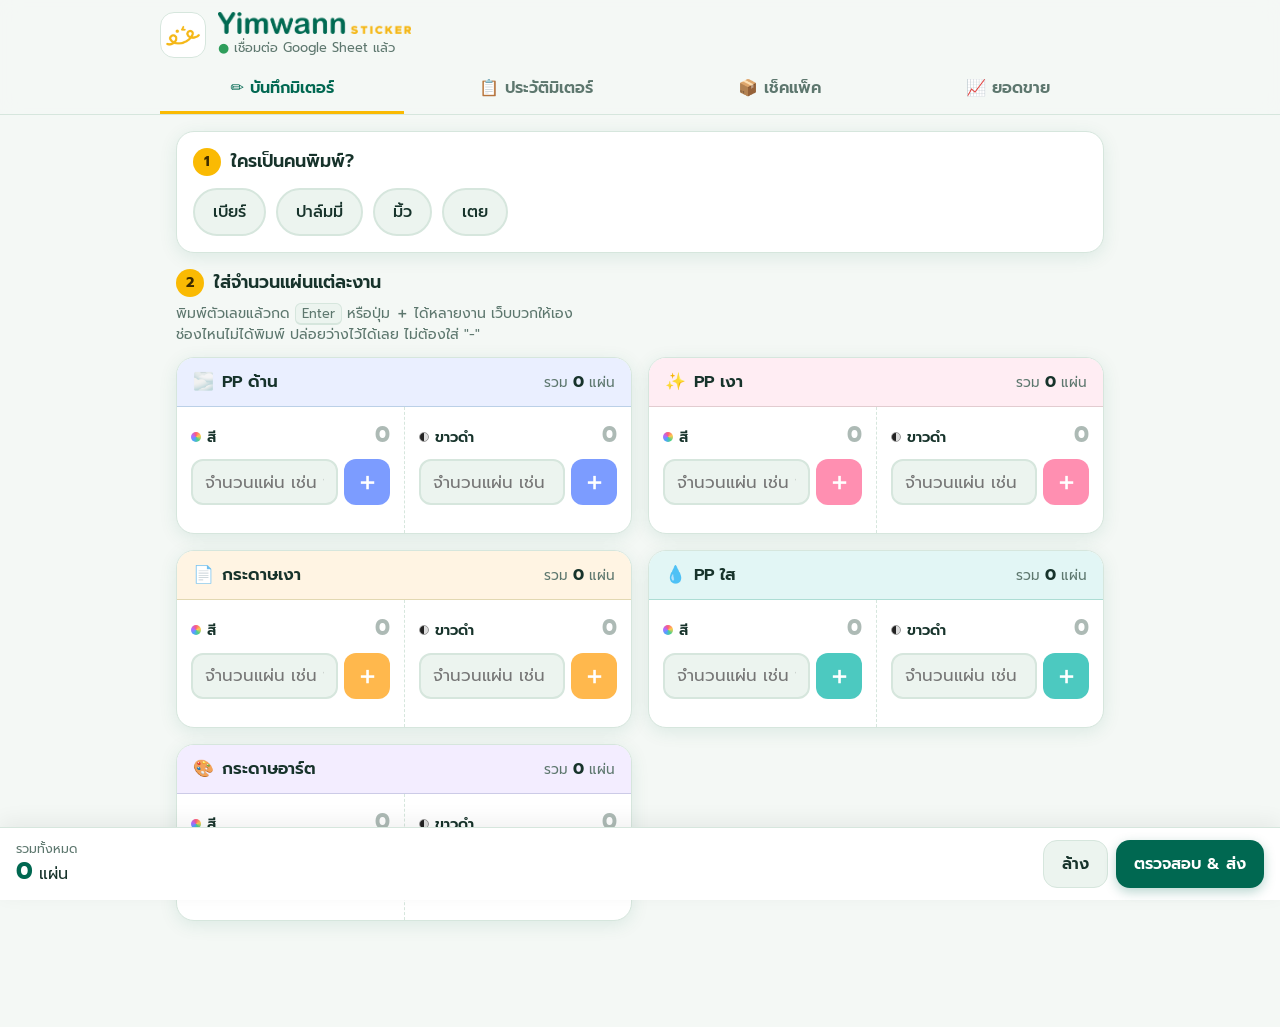
<file: index.html>
<!doctype html>
<html lang="th">
<head>
  <meta charset="utf-8" />
  <meta name="viewport" content="width=device-width, initial-scale=1, viewport-fit=cover" />
  <meta name="theme-color" content="#006851" />
  <title>บันทึกมิเตอร์การพิมพ์</title>
  <link rel="preconnect" href="https://fonts.googleapis.com" />
  <link rel="preconnect" href="https://fonts.gstatic.com" crossorigin />
  <link href="https://fonts.googleapis.com/css2?family=Prompt:wght@400;500;600;700&display=swap" rel="stylesheet" />
  <link rel="stylesheet" href="styles.css" />
  <link rel="icon" href="icons/app-icon-192.png" sizes="192x192" type="image/png" />
  <link rel="apple-touch-icon" href="icons/app-icon-180.png" />
  <link rel="manifest" href="manifest.webmanifest?v=2" />
  <meta name="apple-mobile-web-app-capable" content="yes" />
  <meta name="mobile-web-app-capable" content="yes" />
  <meta name="apple-mobile-web-app-title" content="มิเตอร์พิมพ์" />
  <meta name="apple-mobile-web-app-status-bar-style" content="default" />
</head>
<body>
  <header class="topbar">
    <div class="brand">
      <img class="brand-icon" src="icons/logo-mark.png" alt="Yimwann Sticker" width="46" height="46" />
      <div class="brand-text">
        <h1 class="brand-title"><picture><source srcset="icons/wordmark-dark.png" media="(prefers-color-scheme: dark)" /><img src="icons/wordmark.png" alt="Yimwann Sticker" width="193" height="22" /></picture></h1>
        <p class="sub" id="syncStatus">กำลังโหลด…</p>
      </div>
      <button class="install-btn" id="btnInstall" type="button" hidden>📲 ติดตั้งแอพ</button>
    </div>
    <nav class="tabs" role="tablist">
      <button class="tab active" data-view="record" role="tab"><span class="tab-ico" aria-hidden="true">✏️</span> บันทึกมิเตอร์</button>
      <button class="tab" data-view="history" role="tab"><span class="tab-ico" aria-hidden="true">📋</span> ประวัติมิเตอร์</button>
      <button class="tab" data-view="pack" role="tab"><span class="tab-ico" aria-hidden="true">📦</span> เช็คแพ็ค</button>
      <button class="tab" data-view="sales" role="tab"><span class="tab-ico" aria-hidden="true">📈</span> ยอดขาย</button>
    </nav>
  </header>

  <!-- ===== หน้าบันทึก ===== -->
  <main id="view-record" class="view">
    <div class="install-banner" id="installBanner" hidden>
      <img src="icons/app-icon-192.png" alt="" width="44" height="44" />
      <div class="install-banner-text">
        <b>ติดไว้บนหน้าจอมือถือ</b>
        <span>เปิดได้ทันทีจากไอคอน เหมือนแอพ</span>
      </div>
      <button class="btn small primary" id="bannerHow" type="button">ดูวิธี</button>
      <button class="banner-close" id="bannerClose" type="button" aria-label="ปิด">✕</button>
    </div>
    <section class="card step">
      <h2><span class="step-no">1</span> ใครเป็นคนพิมพ์?</h2>
      <div class="chips-select" id="employeeList"></div>
    </section>

    <section class="step">
      <div class="step-head">
        <h2><span class="step-no">2</span> ใส่จำนวนแผ่นแต่ละงาน</h2>
        <p class="hint">
          พิมพ์ตัวเลขแล้วกด <kbd>Enter</kbd> หรือปุ่ม <b>＋</b> ได้หลายงาน เว็บบวกให้เอง<br />
          ช่องไหนไม่ได้พิมพ์ ปล่อยว่างไว้ได้เลย ไม่ต้องใส่ "-"
        </p>
      </div>
      <div id="materialList" class="materials"></div>
    </section>
    <div class="footer-spacer"></div>
  </main>

  <!-- แถบล่าง: ยอดรวม + ปุ่มส่ง -->
  <footer class="bottombar" id="bottombar">
    <div class="total-box">
      <span class="total-label">รวมทั้งหมด</span>
      <span class="total-num"><b id="grandTotal">0</b> แผ่น</span>
    </div>
    <button class="btn ghost" id="btnClear" type="button">ล้าง</button>
    <button class="btn primary" id="btnSubmit" type="button">ตรวจสอบ &amp; ส่ง</button>
  </footer>

  <!-- ===== หน้าประวัติ ===== -->
  <main id="view-history" class="view" hidden>
    <section class="card filters">
      <label>
        <span>ตั้งแต่</span>
        <input type="date" id="fFrom" />
      </label>
      <label>
        <span>ถึง</span>
        <input type="date" id="fTo" />
      </label>
      <label>
        <span>พนักงาน</span>
        <select id="fEmp"></select>
      </label>
      <div class="quick">
        <button class="pill" data-range="today">วันนี้</button>
        <button class="pill" data-range="yesterday">เมื่อวาน</button>
        <button class="pill" data-range="week">7 วัน</button>
        <button class="pill" data-range="month">เดือนนี้</button>
      </div>
    </section>

    <section class="card">
      <div class="row-between">
        <h2>สรุปยอด</h2>
        <div class="actions">
          <button class="btn small ghost" id="btnRefresh" type="button">🔄 รีเฟรช</button>
          <button class="btn small ghost" id="btnExport" type="button">⬇️ CSV</button>
        </div>
      </div>
      <div id="summary"></div>
    </section>

    <section>
      <div class="row-between list-title">
        <h2>รายการที่บันทึก <span id="recCount" class="muted"></span></h2>
        <button class="btn small ghost" id="btnTrash" type="button">🗑️ ถังขยะ <span id="trashCount"></span></button>
      </div>
      <div id="recordList" class="records"></div>
    </section>

    <section id="trashSection" class="trash-section" hidden>
      <h2 class="list-title">🗑️ ถังขยะ</h2>
      <p class="hint">รายการที่ถูกลบจะมาอยู่ที่นี่ กด "กู้คืน" เพื่อเอากลับไปรวมยอดเหมือนเดิม</p>
      <div id="trashList" class="records"></div>
    </section>
  </main>


  <!-- ===== หน้าเช็คก่อนแพ็ค ===== -->
  <!-- ===== หน้ายอดขายรายเดือน ===== -->
  <main id="view-sales" class="view sales-view" hidden>
    <section class="card sales-now" id="salesNow">
      <p class="hint">กำลังโหลด…</p>
    </section>
    <section class="card">
      <div class="row-between">
        <h2>ยอดขายแต่ละเดือน</h2>
        <button class="btn small ghost" id="salesRefresh" type="button">🔄 รีเฟรช</button>
      </div>
      <div id="salesList" class="sales-list"></div>
    </section>
    <a class="card sales-dash-link" id="salesDashLink" href="dashboard.html" hidden>
      <span class="sales-dash-ico" aria-hidden="true">📊</span>
      <span class="sales-dash-text"><b>เปิดแดชบอร์ดเวอร์ชั่นเต็ม</b><small>กราฟ ยอดรายวัน สินค้าขายดี ออเดอร์ ยกเลิก/คืนเงิน ภูมิภาค</small></span>
      <span class="sales-dash-go" aria-hidden="true">↗</span>
    </a>
    <details class="card sales-admin line-admin" id="lineAdmin">
      <summary><b>💬 ออเดอร์ Line</b> <span class="muted">แอดมินกรอกทีละออเดอร์ตอนขายได้</span></summary>
      <form class="line-form" id="lineForm" autocomplete="off">
        <div class="line-grid">
          <label class="line-wide"><span>ชื่อลูกค้า</span><input id="lineCustomer" list="lineCustomers" required placeholder="ชื่อในไลน์" /></label>
          <div class="line-wide"><span class="line-label">งาน</span>
            <div class="line-seg" role="radiogroup">
              <label><input type="radio" name="lineJob" value="A5" required /><span>A5</span></label>
              <label><input type="radio" name="lineJob" value="A3" /><span>A3</span></label>
            </div>
          </div>
          <div class="line-wide"><span class="line-label">ประเภทสติกเกอร์</span>
            <div class="line-types" id="lineTypeChips" role="radiogroup"></div>
            <input id="lineType" list="lineTypes" placeholder="พิมพ์ประเภทอื่น" hidden />
          </div>
          <label><span>จำนวนแผ่น (ที่คิดเงิน)</span><input id="lineQty" type="number" inputmode="numeric" min="1" step="1" required /></label>
          <label><span>แถม (แผ่น)</span><input id="lineFree" type="number" inputmode="numeric" min="0" step="1" placeholder="0" /></label>
          <label><span>ราคาต่อหน่วย (บาท)</span><input id="lineUnit" type="number" inputmode="decimal" min="0" step="0.01" required /></label>
          <label><span>ค่าส่ง (ถ้ามี)</span><input id="lineShip" type="number" inputmode="decimal" min="0" step="0.01" placeholder="0" /></label>
          <p class="line-wide line-rate" id="lineRateNote"></p>
          <label class="line-wide"><span>วันที่</span><input id="lineDate" type="date" required /></label>
        </div>
        <datalist id="lineCustomers"></datalist>
        <datalist id="lineTypes"></datalist>
        <div class="line-sum" id="lineSum"></div>
        <div class="line-actions">
          <button class="btn ghost" id="lineCancel" type="button" hidden>ยกเลิกแก้ไข</button>
          <button class="btn primary" id="lineSave" type="submit">บันทึกออเดอร์</button>
        </div>
      </form>
      <div class="row-between line-head">
        <select id="lineMonth" aria-label="เดือน"></select>
        <button class="btn small ghost" id="lineExport" type="button">⬇️ Export Excel</button>
      </div>
      <div id="lineList"></div>
    </details>

    <details class="card sales-admin" id="salesAdmin">
      <summary><b>⚙️ อัปยอดขาย / ตั้งเป้า</b> <span class="muted">สำหรับแอดมิน</span></summary>
      <h3 class="sales-sub">อัปยอดวันนี้ (ก่อนกลับบ้าน)</h3>
      <p class="hint">Export คำสั่งซื้อของเดือนนี้ (วันที่ 1 ถึงวันนี้) แล้วเลือกไฟล์ทั้งสองพร้อมกัน
        <b>Shopee:</b> Order.all…xlsx · <b>TikTok:</b> ทั้งหมด คำสั่งซื้อ…csv
        ระบบรวมยอด Gross ไม่นับออเดอร์ที่ยกเลิก/ยังไม่ชำระ และแทนที่ยอดเดิมของช่องทางนั้น (ยอด Line มาจากออเดอร์ที่กรอกด้านบน)</p>
      <label class="btn ghost full file-btn">
        เลือกไฟล์ออเดอร์ (.xlsx / .csv)
        <input type="file" id="dailyFile" accept=".xlsx,.csv,text/csv,application/vnd.openxmlformats-officedocument.spreadsheetml.sheet" multiple hidden />
      </label>
      <div id="dailyPreview"></div>
      <button class="btn primary full" id="dailySend" type="button" disabled>ส่งยอดวันนี้</button>

      <h3 class="sales-sub">เทียบกับ Dashboard</h3>
      <p class="hint">หลังวันที่ 15 ของเดือนถัดไป เมื่อไฟล์สรุปของ Dashboard (<b>…_full_month.csv</b>) อยู่ในโฟลเดอร์ <b>sales-dashboard › data</b> ของ Google Drive
        ระบบจะดึงมาเทียบกับยอดรายวันให้เอง แล้วใช้ยอดของ Dashboard เป็นยอดจริงของเดือนนั้น</p>
      <div id="salesCompare"></div>
      <div class="sales-sync">
        <span id="salesSyncInfo" class="muted"></span>
        <button class="btn small ghost" id="salesSyncNow" type="button">⟳ ดึงจาก Drive ตอนนี้</button>
      </div>
      <h3 class="sales-sub">ตั้งเป้ายอดขาย</h3>
      <form class="sales-target" id="salesTargetForm" autocomplete="off">
        <label><span>เดือน</span><select id="salesTargetMonth"></select></label>
        <label><span>เป้า (บาท)</span><input id="salesTargetValue" inputmode="numeric" placeholder="เช่น 250000" /></label>
        <button class="btn primary" type="submit">บันทึกเป้า</button>
      </form>
    </details>
  </main>

  <main id="view-pack" class="view pack-view" hidden>
    <div class="pack-side">
    <section class="card">
      <h2>ใครเป็นคนแพ็ค?</h2>
      <div class="chips-select" id="packEmployeeList"></div>
    </section>

    <section class="card pack-scan">
      <button class="btn primary full big" id="packScanBtn" type="button">📷 สแกนใบปะ</button>
      <p class="hint center">เล็ง <b>QR code</b> บนใบปะให้อยู่ในกรอบ (สแกนง่ายกว่าบาร์โค้ดยาว)</p>
      <div id="packReader" class="pack-reader" hidden></div>
      <button class="btn ghost full" id="packStopBtn" type="button" hidden>ปิดกล้อง</button>
      <form class="pack-manual" id="packManual" autocomplete="off">
        <input id="packInput" inputmode="text" placeholder="หรือพิมพ์ / ยิงเลขพัสดุ" aria-label="เลขพัสดุ" />
        <button class="btn ghost" type="submit">ค้นหา</button>
      </form>
    </section>

    <section id="packResult"></section>

    <section class="card">
      <div class="row-between">
        <h2>ความคืบหน้า</h2>
        <button class="btn small ghost" id="packRefresh" type="button">🔄 รีเฟรช</button>
      </div>
      <div id="packProgress" class="pack-progress"></div>
    </section>

    <section class="card">
      <h2>🔎 ค้นหาว่าใครแพ็ค</h2>
      <form class="pack-manual" id="packFind" autocomplete="off">
        <input id="packFindInput" inputmode="text" placeholder="เลขคำสั่งซื้อ หรือ เลขพัสดุ" aria-label="เลขคำสั่งซื้อหรือเลขพัสดุ" />
        <button class="btn ghost" type="submit">ค้นหา</button>
      </form>
      <p class="hint">ใส่ทั้งเลข หรือบางส่วนก็ได้ (อย่างน้อย 4 ตัว) ค้นย้อนหลังได้ทุกวัน</p>
      <div id="packFindResult"></div>
    </section>

    </div>

    <details class="card pack-admin" id="packAdmin">
      <summary><b>📄 อัปโหลดใบปะ (PDF)</b> <span class="muted">สำหรับแอดมิน ทำก่อนเริ่มแพ็ค</span></summary>
      <p class="hint">ดาวน์โหลดใบปะจาก TikTok หรือ Shopee แบบ <b>มีรายละเอียดสินค้า</b> ชุดเดียวกับที่จะแพ็ค แล้วเลือกไฟล์ที่นี่
        (ใบปะที่จะพิมพ์ติดกล่อง ยังใช้แบบไม่มีรายละเอียดเหมือนเดิม)</p>
      <label class="btn ghost full file-btn">
        เลือกไฟล์ PDF
        <input type="file" id="packFile" accept="application/pdf,.pdf" hidden />
      </label>
      <div id="packPreview"></div>
    </details>
  </main>

  <!-- กล่องยืนยัน -->
  <dialog id="confirmDialog">
    <form method="dialog" class="dialog-body">
      <h2>ตรวจสอบก่อนส่ง 👀</h2>
      <p class="muted" id="confirmWho"></p>
      <div id="confirmTable"></div>
      <div class="dialog-actions">
        <button class="btn ghost" value="cancel">กลับไปแก้</button>
        <button class="btn primary" value="ok" id="btnConfirm">ยืนยัน ส่งเลย ✅</button>
      </div>
    </form>
  </dialog>

  <!-- วิธีติดตั้งบนหน้าจอหลัก -->
  <dialog id="installDialog">
    <div class="dialog-body install">
      <div class="row-between">
        <h2>📲 ติดตั้งบนหน้าจอมือถือ</h2>
        <button class="banner-close" id="installClose" type="button" aria-label="ปิด">✕</button>
      </div>

      <div class="inapp" id="inAppWarn" hidden>
        <b>ตอนนี้เปิดอยู่ในแอพ <span id="inAppName">LINE</span></b>
        <span>ติดตั้งจากในแอพนี้ไม่ได้ ต้องเปิดใน Safari (iPhone) หรือ Chrome (Android) ก่อน</span>
        <a class="btn small primary" id="openExternal" href="#">เปิดในเบราว์เซอร์</a>
        <span class="muted small-text">ถ้ากดแล้วไม่ไป ให้กดปุ่ม ••• หรือ ⋮ มุมขวาบน แล้วเลือก "เปิดในเบราว์เซอร์"</span>
      </div>

      <div class="seg" role="tablist">
        <button type="button" class="seg-btn" data-os="ios" role="tab">iPhone / iPad</button>
        <button type="button" class="seg-btn" data-os="android" role="tab">Android</button>
      </div>

      <ol class="howto" data-panel="ios">
        <li>
          <b>เปิดเว็บนี้ด้วย Safari</b>
          <span>(Chrome บน iPhone ก็ได้ ขั้นตอนคล้ายกัน)</span>
        </li>
        <li>
          <b>แตะปุ่มแชร์
            <svg class="ico" viewBox="0 0 24 24" aria-label="ปุ่มแชร์"><path d="M12 3v12M7.5 7.5 12 3l4.5 4.5" fill="none" stroke="currentColor" stroke-width="2" stroke-linecap="round" stroke-linejoin="round"/><path d="M8 10H6a1 1 0 0 0-1 1v9a1 1 0 0 0 1 1h12a1 1 0 0 0 1-1v-9a1 1 0 0 0-1-1h-2" fill="none" stroke="currentColor" stroke-width="2" stroke-linecap="round"/></svg>
          </b>
          <span>อยู่แถบล่างของจอ (iPad อยู่มุมขวาบน) ถ้าไม่เห็น ให้แตะ <b>•••</b> ก่อน</span>
        </li>
        <li>
          <b>เลือก "เพิ่มไปยังหน้าจอโฮม"
            <svg class="ico" viewBox="0 0 24 24" aria-label="ไอคอนเพิ่ม"><rect x="4" y="4" width="16" height="16" rx="4" fill="none" stroke="currentColor" stroke-width="2"/><path d="M12 8.5v7M8.5 12h7" stroke="currentColor" stroke-width="2" stroke-linecap="round"/></svg>
          </b>
          <span>ถ้าไม่เห็น ให้เลื่อนรายการลงมา หรือกด "แก้ไขการทำงาน" แล้วเพิ่มเข้าไป</span>
        </li>
        <li>
          <b>แตะ "เพิ่ม" มุมขวาบน</b>
          <span>จะได้ไอคอนสีชมพูชื่อ "มิเตอร์พิมพ์" บนหน้าจอ</span>
        </li>
      </ol>

      <div data-panel="android">
        <button class="btn primary full" id="nativeInstall" type="button" hidden>⬇️ ติดตั้งเลย</button>
        <p class="muted or-text" id="nativeOr" hidden>หรือทำเองตามขั้นตอนนี้</p>
        <ol class="howto">
          <li>
            <b>เปิดเว็บนี้ด้วย Chrome</b>
            <span>(Samsung Internet ก็ได้ ใช้เมนู ☰ แทน)</span>
          </li>
          <li>
            <b>แตะ <span class="kbd-dots">⋮</span> มุมขวาบน</b>
          </li>
          <li>
            <b>เลือก "เพิ่มลงในหน้าจอหลัก" หรือ "ติดตั้งแอป"</b>
          </li>
          <li>
            <b>แตะ "ติดตั้ง" หรือ "เพิ่ม"</b>
            <span>จะได้ไอคอนสีชมพูชื่อ "มิเตอร์พิมพ์" บนหน้าจอ</span>
          </li>
        </ol>
      </div>

      <p class="note-ok">ติดตั้งแล้ว ข้อมูลยังเป็นชุดเดียวกับในเว็บ ไม่ต้องตั้งค่าใหม่</p>
    </div>
  </dialog>

  <div id="toast" class="toast" role="status" aria-live="polite"></div>

  <script>
    // โหลด config.js / app.js ใหม่ทุกครั้ง กันเบราว์เซอร์จำไฟล์เก่าหลังแก้ตั้งค่า
    (function load(files) {
      if (!files.length) return;
      var s = document.createElement("script");
      s.src = files[0] + "?t=" + Date.now();
      s.onload = function () { load(files.slice(1)); };
      document.body.appendChild(s);
    })(["config.js", "app.js", "pack-parse.js", "pack.js", "daily-parse.js", "sales.js", "line.js", "stickers/index.js"]);
  </script>
</body>
</html>
</file>
<file: styles.css>
:root {
  /* Yimwann Sticker CI: เขียวมรกต #006851 (ธาตุไม้) + เหลืองส้ม #FABA03 (ธาตุไฟ) + ขาว */
  --brand-green: #006851;
  --brand-yellow: #faba03;
  --bg: #f4f8f5;
  --surface: #ffffff;
  --surface-2: #ecf4ef;
  --text: #17332b;
  --muted: #5d776e;
  --border: #d6e6dd;
  --primary: #006851;
  --primary-ink: #ffffff;
  --primary-soft: #dcefe6;
  --accent: #faba03;
  --accent-ink: #3d2c00;
  --accent-soft: #fff3cc;
  --ok: #2e9e5b;
  --danger: #e5484d;
  --shadow: 0 4px 18px rgba(0, 104, 81, 0.10);
  --primary-glow: rgba(0, 104, 81, 0.28);
  --radius: 18px;
}

@media (prefers-color-scheme: dark) {
  :root {
    --bg: #0e1b17;
    --surface: #152822;
    --surface-2: #1c332c;
    --text: #e8f2ee;
    --muted: #9ab5ab;
    --border: #2b443b;
    --primary: #3fbf94;
    --primary-ink: #04221a;
    --primary-soft: #1d4337;
    --accent: #faba03;
    --accent-ink: #2a1e00;
    --accent-soft: #3d3110;
    --ok: #4cc27c;
    --shadow: 0 4px 18px rgba(0, 0, 0, 0.35);
    --primary-glow: rgba(63, 191, 148, 0.25);
  }
}


* { box-sizing: border-box; }
html { -webkit-text-size-adjust: 100%; }
body {
  margin: 0;
  font-family: "Prompt", system-ui, -apple-system, "Segoe UI", sans-serif;
  background: var(--bg);
  color: var(--text);
  font-size: 16px;
  line-height: 1.5;
}
h1, h2, h3 { margin: 0; line-height: 1.3; }
h2 { font-size: 1.1rem; font-weight: 600; }
button, input, select { font: inherit; color: inherit; }
[hidden] { display: none !important; }
.muted { color: var(--muted); font-weight: 400; }

/* ---------- top bar ---------- */
.topbar {
  position: sticky; top: 0; z-index: 20;
  background: color-mix(in srgb, var(--bg) 88%, transparent);
  backdrop-filter: blur(10px);
  padding: 12px 16px 0;
  border-bottom: 1px solid var(--border);
}
.brand { display: flex; align-items: center; gap: 12px; max-width: 960px; margin: 0 auto; }
.brand-icon {
  font-size: 1.6rem; width: 46px; height: 46px; display: grid; place-items: center;
  background: var(--primary-soft); border-radius: 14px;
}
.brand h1 { font-size: 1.15rem; font-weight: 700; }
.sub { margin: 0; font-size: 0.8rem; color: var(--muted); }
.sub.ok::before { content: "● "; color: var(--ok); }
.sub.warn::before { content: "● "; color: #f5a524; }

.tabs { display: flex; gap: 4px; max-width: 960px; margin: 10px auto 0; }
.tab {
  flex: 1; border: 0; background: transparent; padding: 10px 8px 12px;
  font-weight: 600; color: var(--muted); cursor: pointer;
  border-bottom: 3px solid transparent;
}
.tab.active { color: var(--primary); border-bottom-color: var(--accent); }

/* ---------- layout ---------- */
.view { max-width: 960px; margin: 0 auto; padding: 16px; }
.card {
  background: var(--surface); border: 1px solid var(--border);
  border-radius: var(--radius); padding: 16px; box-shadow: var(--shadow);
  margin-bottom: 16px;
}
.step h2 { display: flex; align-items: center; gap: 10px; }
.step-no {
  width: 28px; height: 28px; border-radius: 50%; display: inline-grid; place-items: center;
  background: var(--accent); color: var(--accent-ink); font-size: 0.9rem; font-weight: 700; flex: none;
}
.step-head { margin: 4px 0 12px; }
.hint { margin: 6px 0 0; font-size: 0.88rem; color: var(--muted); }
kbd {
  background: var(--surface-2); border: 1px solid var(--border); border-bottom-width: 2px;
  border-radius: 6px; padding: 0 6px; font-family: inherit; font-size: 0.8rem;
}

/* ---------- employee chips ---------- */
.chips-select { display: flex; flex-wrap: wrap; gap: 10px; margin-top: 12px; }
.emp {
  border: 2px solid var(--border); background: var(--surface-2);
  padding: 10px 18px; border-radius: 999px; cursor: pointer; font-weight: 500;
  min-height: 48px; transition: transform .1s, background .15s, border-color .15s;
}
.emp:active { transform: scale(.96); }
.emp.selected { background: var(--primary); border-color: var(--primary); color: var(--primary-ink); }
.emp.selected::before { content: "✓ "; }
.chips-select.shake { animation: shake .35s; }
@keyframes shake {
  20%, 60% { transform: translateX(-6px); }
  40%, 80% { transform: translateX(6px); }
}

/* ---------- materials ---------- */
.materials { display: grid; gap: 16px; grid-template-columns: minmax(0, 1fr); }
@media (min-width: 760px) { .materials { grid-template-columns: repeat(2, minmax(0, 1fr)); } }
.material {
  background: var(--surface); border: 1px solid var(--border); border-radius: var(--radius);
  box-shadow: var(--shadow); overflow: hidden;
}
.material-head {
  display: flex; align-items: center; justify-content: space-between; gap: 8px;
  padding: 12px 16px;
  background: color-mix(in srgb, var(--mc) 16%, var(--surface));
  border-bottom: 1px solid color-mix(in srgb, var(--mc) 30%, var(--border));
}
.material-head h3 { font-size: 1.05rem; font-weight: 600; display: flex; gap: 8px; align-items: center; }
.material-sum { font-size: 0.85rem; color: var(--muted); }
.material-sum b { color: var(--text); font-size: 1rem; }
.variants { display: grid; grid-template-columns: minmax(0, 1fr); }
@media (min-width: 420px) { .variants { grid-template-columns: repeat(2, minmax(0, 1fr)); } }
.variant { padding: 12px 14px 14px; }
.variant + .variant { border-top: 1px dashed var(--border); }
@media (min-width: 420px) {
  .variant + .variant { border-top: 0; border-left: 1px dashed var(--border); }
}
.variant-label {
  display: flex; justify-content: space-between; align-items: baseline;
  font-weight: 600; font-size: 0.92rem; margin-bottom: 8px;
}
.dot { display: inline-block; width: 10px; height: 10px; border-radius: 50%; margin-right: 6px; }
.dot.color { background: conic-gradient(#ff5a7a, #ffc94d, #4cd18a, #4da3ff, #b36bff, #ff5a7a); }
.dot.bw { background: linear-gradient(90deg, #222 50%, #ddd 50%); border: 1px solid #999; }
.variant-total { font-size: 1.35rem; font-weight: 700; color: var(--mc); }
.variant-total.zero { color: var(--muted); opacity: .5; }

.entry { display: flex; gap: 6px; }
.entry input {
  flex: 1; min-width: 0; height: 46px; padding: 0 12px;
  border: 2px solid var(--border); border-radius: 12px; background: var(--surface-2);
  font-size: 1.05rem; outline: none;
}
.entry input:focus { border-color: var(--mc); background: var(--surface); }
.add-btn {
  width: 46px; height: 46px; flex: none; border: 0; border-radius: 12px; cursor: pointer;
  background: var(--mc); color: #fff; font-size: 1.5rem; font-weight: 600; line-height: 1;
}
.add-btn:active { transform: scale(.94); }

.nums { display: flex; flex-wrap: wrap; gap: 6px; margin-top: 8px; min-height: 0; }
.num {
  display: inline-flex; align-items: center; gap: 4px;
  background: color-mix(in srgb, var(--mc) 18%, var(--surface));
  border: 1px solid color-mix(in srgb, var(--mc) 35%, transparent);
  padding: 2px 4px 2px 10px; border-radius: 999px; font-weight: 600; font-size: 0.95rem;
  animation: pop .18s ease-out;
}
.num button {
  border: 0; background: transparent; cursor: pointer; color: var(--muted);
  width: 26px; height: 26px; border-radius: 50%; font-size: 1rem; line-height: 1;
}
.num button:hover { background: rgba(0,0,0,.08); color: var(--danger); }
@keyframes pop { from { transform: scale(.6); opacity: 0; } to { transform: scale(1); opacity: 1; } }
.formula { margin-top: 6px; font-size: 0.8rem; color: var(--muted); word-break: break-word; }

/* ---------- bottom bar ---------- */
.footer-spacer { height: 90px; }
.bottombar {
  position: fixed; left: 0; right: 0; bottom: 0; z-index: 30;
  display: flex; align-items: center; gap: 8px;
  padding: 12px 16px calc(12px + env(safe-area-inset-bottom));
  background: var(--surface); border-top: 1px solid var(--border);
  box-shadow: 0 -6px 20px rgba(0,0,0,.06);
}
.bottombar > * { flex: none; }
.total-box { flex: 1; display: flex; flex-direction: column; line-height: 1.2; min-width: 0; }
.total-label { font-size: 0.78rem; color: var(--muted); }
.total-num b { font-size: 1.5rem; color: var(--primary); }

.btn {
  border: 0; border-radius: 14px; padding: 0 18px; height: 48px; cursor: pointer;
  font-weight: 600; white-space: nowrap;
}
.btn.primary { background: var(--primary); color: var(--primary-ink); box-shadow: 0 4px 12px var(--primary-glow); }
.btn.primary:disabled { opacity: .5; box-shadow: none; cursor: default; }
.btn.ghost { background: var(--surface-2); border: 1px solid var(--border); }
.btn.small { height: 38px; padding: 0 12px; font-size: 0.88rem; border-radius: 10px; }
.btn.danger { background: transparent; color: var(--danger); border: 1px solid var(--border); }

/* ---------- dialog ---------- */
dialog {
  border: 0; padding: 0; border-radius: 22px; width: min(480px, calc(100vw - 32px));
  background: var(--surface); color: var(--text); box-shadow: 0 20px 60px rgba(0,0,0,.25);
}
dialog::backdrop { background: rgba(10, 30, 24, .45); backdrop-filter: blur(2px); }
.dialog-body { padding: 20px; }
.dialog-body h2 { font-size: 1.25rem; }
.dialog-actions { display: flex; gap: 8px; margin-top: 16px; }
.dialog-actions .btn { flex: 1; }

/* ---------- tables ---------- */
.sum-table { width: 100%; border-collapse: collapse; margin-top: 12px; font-size: 0.95rem; }
.sum-table th, .sum-table td { padding: 8px 6px; border-bottom: 1px solid var(--border); text-align: right; }
.sum-table th:first-child, .sum-table td:first-child { text-align: left; }
.sum-table thead th { white-space: nowrap; font-size: 0.8rem; color: var(--muted); font-weight: 500; }
.sum-table tfoot td { font-weight: 700; border-bottom: 0; }
.sum-table td.zero { color: var(--muted); opacity: .45; }
.sum-table .detail { display: block; font-size: 0.75rem; color: var(--muted); font-weight: 400; }

/* ---------- history ---------- */
.filters { display: grid; grid-template-columns: 1fr 1fr; gap: 10px; }
@media (min-width: 640px) { .filters { grid-template-columns: 1fr 1fr 1fr; } }
.filters label { display: flex; flex-direction: column; gap: 4px; font-size: 0.82rem; color: var(--muted); }
.filters input, .filters select {
  height: 44px; border: 1px solid var(--border); border-radius: 12px; padding: 0 10px;
  background: var(--surface-2); width: 100%;
}
.quick { grid-column: 1 / -1; display: flex; flex-wrap: wrap; gap: 8px; }
.pill {
  border: 1px solid var(--border); background: var(--surface-2); border-radius: 999px;
  padding: 6px 14px; cursor: pointer; font-size: 0.88rem;
}
.pill.active { background: var(--primary-soft); border-color: var(--primary); color: var(--primary); font-weight: 600; }
.row-between { display: flex; justify-content: space-between; align-items: center; gap: 8px; flex-wrap: wrap; }
.actions { display: flex; gap: 6px; }
.list-title { margin: 8px 4px 12px; }
.records { display: grid; gap: 12px; }
.record {
  background: var(--surface); border: 1px solid var(--border); border-radius: var(--radius);
  padding: 14px 16px; box-shadow: var(--shadow);
}
.record-head { display: flex; justify-content: space-between; align-items: center; gap: 8px; }
.record-who { font-weight: 600; }
.record-time { font-size: 0.82rem; color: var(--muted); }
.record-total { font-weight: 700; color: var(--primary); white-space: nowrap; }
.record-items { display: flex; flex-wrap: wrap; gap: 6px; margin-top: 10px; }
.tag {
  font-size: 0.82rem; padding: 3px 10px; border-radius: 999px;
  background: color-mix(in srgb, var(--mc) 16%, var(--surface));
  border: 1px solid color-mix(in srgb, var(--mc) 30%, transparent);
}
.tag b { margin-left: 2px; }
.record-foot { display: flex; justify-content: space-between; align-items: center; margin-top: 10px; gap: 8px; }
.badge { font-size: 0.75rem; padding: 2px 8px; border-radius: 999px; background: var(--surface-2); color: var(--muted); }
.badge.pending { background: #fff1d6; color: #9a6400; }
.empty { text-align: center; color: var(--muted); padding: 36px 16px; }
.empty .big { font-size: 2.4rem; display: block; }

/* ---------- toast ---------- */
.toast {
  position: fixed; left: 50%; bottom: 100px; transform: translate(-50%, 20px);
  background: #17332b; color: #fff; padding: 12px 18px; border-radius: 14px;
  opacity: 0; pointer-events: none; transition: .25s; z-index: 50; max-width: calc(100vw - 32px);
  text-align: center;
}
.toast.show { opacity: 1; transform: translate(-50%, 0); }

/* ---------- trash ---------- */
#btnTrash.active { background: var(--primary-soft); border-color: var(--primary); color: var(--primary); }
.trash-section { margin-top: 24px; padding-top: 8px; border-top: 2px dashed var(--border); }
.record.trashed { opacity: .85; background: var(--surface-2); box-shadow: none; }
.record.trashed .record-total { color: var(--muted); text-decoration: line-through; }
.toast.has-action { white-space: nowrap; pointer-events: auto; display: flex; align-items: center; gap: 12px; }
.toast button {
  border: 0; background: var(--primary); color: var(--primary-ink); font-weight: 600;
  border-radius: 10px; padding: 6px 12px; cursor: pointer; white-space: nowrap;
}

/* ---------- install ---------- */
.brand-text { flex: 1; min-width: 0; }
.install-btn {
  flex: none; border: 1px solid var(--primary); background: var(--primary-soft); color: var(--primary);
  border-radius: 999px; padding: 6px 10px; font-weight: 600; font-size: 0.8rem; cursor: pointer; white-space: nowrap;
}
.install-banner {
  display: flex; align-items: center; gap: 12px; margin-bottom: 16px;
  background: var(--surface); border: 1px solid var(--primary); border-radius: var(--radius);
  padding: 12px 12px 12px 14px; box-shadow: var(--shadow);
}
.install-banner img { border-radius: 12px; flex: none; }
.install-banner-text { flex: 1; min-width: 0; display: flex; flex-direction: column; line-height: 1.35; }
.install-banner-text span { font-size: 0.82rem; color: var(--muted); }
.banner-close {
  flex: none; border: 0; background: transparent; color: var(--muted); cursor: pointer;
  width: 34px; height: 34px; border-radius: 50%; font-size: 1rem;
}
.banner-close:hover { background: var(--surface-2); }
.dialog-body.install { display: grid; gap: 14px; max-height: 85vh; overflow-y: auto; }
.seg { display: grid; grid-template-columns: 1fr 1fr; background: var(--surface-2); border-radius: 12px; padding: 4px; gap: 4px; }
.seg-btn { border: 0; background: transparent; border-radius: 9px; padding: 8px; font-weight: 600; color: var(--muted); cursor: pointer; }
.seg-btn.active { background: var(--surface); color: var(--primary); box-shadow: 0 1px 4px rgba(0,0,0,.08); }
.howto { margin: 0; padding: 0; list-style: none; counter-reset: step; display: grid; gap: 12px; }
.howto li {
  counter-increment: step; display: grid; grid-template-columns: 32px 1fr; column-gap: 12px; row-gap: 2px;
}
.howto li::before {
  content: counter(step); grid-row: span 2; width: 32px; height: 32px; border-radius: 50%;
  background: var(--primary); color: var(--primary-ink); display: grid; place-items: center; font-weight: 700;
}
.howto li > b { display: flex; align-items: center; gap: 6px; flex-wrap: wrap; font-weight: 600; }
.howto li > span { font-size: 0.86rem; color: var(--muted); }
.ico {
  width: 28px; height: 28px; padding: 3px; border-radius: 8px; color: #1a73e8;
  background: var(--surface-2); border: 1px solid var(--border);
}
.kbd-dots {
  display: inline-grid; place-items: center; width: 26px; height: 26px; border-radius: 8px;
  background: var(--surface-2); border: 1px solid var(--border); font-weight: 700; color: var(--text);
}
.inapp {
  display: grid; gap: 6px; background: #fff1d6; color: #6b4600; border-radius: 14px; padding: 12px 14px; font-size: 0.9rem;
}
.inapp .btn { justify-self: start; text-decoration: none; display: inline-grid; place-items: center; }
.small-text { font-size: 0.78rem; color: #8a6a2a; }
.btn.full { width: 100%; }
.or-text { text-align: center; margin: 8px 0 0; font-size: 0.85rem; }
.note-ok { margin: 0; font-size: 0.85rem; color: var(--muted); background: var(--surface-2); border-radius: 12px; padding: 10px 12px; }

/* ---------- เช็คแพ็ค ---------- */
.btn.big { height: 60px; font-size: 1.1rem; border-radius: 16px; }
.small-text { font-size: 0.8rem; }
.pack-scan { display: grid; gap: 12px; }
.pack-reader { border-radius: 14px; overflow: hidden; background: #000; }
.pack-reader video { display: block; width: 100% !important; }
.pack-manual { display: flex; gap: 8px; }
.pack-manual input {
  flex: 1; min-width: 0; height: 48px; border: 1px solid var(--border); border-radius: 14px;
  padding: 0 14px; background: var(--surface-2); letter-spacing: .02em;
}
.pack-card { border-width: 2px; border-color: var(--primary); }
.pack-card.warn { border-color: #f5a524; }
.pack-card.bad { border-color: var(--danger); }
.pack-banner { border-radius: 12px; padding: 10px 12px; margin-bottom: 12px; font-weight: 500; }
.pack-banner.warn { background: #fff1d6; color: #7a4f00; }
.pack-banner.bad { background: #ffe1e2; color: #a1191d; }
.pack-track { font-weight: 700; font-size: 1.15rem; letter-spacing: .02em; word-break: break-all; }
.pack-total { text-align: right; font-size: 0.85rem; color: var(--muted); line-height: 1.3; }
.pack-total b { font-size: 1.4rem; color: var(--primary); }
.pack-items { list-style: none; margin: 12px 0 14px; padding: 0; display: grid; gap: 10px; }
.pack-item {
  width: 100%; display: grid; grid-template-columns: auto 1fr auto auto; align-items: center; gap: 12px;
  text-align: left; padding: 12px; border-radius: 16px; cursor: pointer;
  background: var(--surface-2); border: 2px solid var(--border);
}
.pack-item:disabled { cursor: default; }
.pack-code {
  min-width: 56px; height: 56px; padding: 0 8px; border-radius: 14px; display: grid; place-items: center;
  background: var(--accent-soft); color: var(--primary); font-size: 1.6rem; font-weight: 700;
  border: 2px solid var(--accent);
}
.pack-sku { display: flex; flex-direction: column; min-width: 0; line-height: 1.35; }
.pack-sku b { font-size: 1.05rem; }
.pack-sku .muted { font-size: 0.75rem; overflow: hidden; text-overflow: ellipsis; white-space: nowrap; }
.pack-qty { font-size: 1.6rem; font-weight: 700; display: flex; flex-direction: column; align-items: center; line-height: 1; }
.pack-qty small { font-size: 0.7rem; font-weight: 500; color: var(--muted); margin-top: 2px; }
.pack-check {
  width: 30px; height: 30px; border-radius: 50%; border: 2px solid var(--border); background: var(--surface);
  display: grid; place-items: center;
}
.pack-item.on { border-color: var(--ok); background: color-mix(in srgb, var(--ok) 12%, var(--surface)); }
.pack-item.on .pack-check { background: var(--ok); border-color: var(--ok); }
.pack-item.on .pack-check::after { content: "✓"; color: #fff; font-weight: 700; }
/* รายการที่มีสีใน SKU: ทั้งกล่องเป็นสีนั้น */
.pack-item.colored { background: var(--item-bg); color: var(--item-fg); border-color: color-mix(in srgb, var(--item-bg) 70%, #000); }
.pack-item.colored .muted, .pack-item.colored .pack-qty small { color: inherit; opacity: 0.8; }
.pack-item.colored .pack-code { background: rgba(255,255,255,0.92); }
.pack-item.colored .pack-check { background: rgba(255,255,255,0.9); border-color: rgba(0,0,0,0.25); }
.pack-color {
  align-self: flex-start; font-size: 0.8rem; font-weight: 700; padding: 1px 10px; border-radius: 999px; margin-bottom: 3px;
  background: var(--item-fg); color: var(--item-bg); border: 1px solid color-mix(in srgb, var(--item-fg) 60%, var(--item-bg));
}
/* ติ๊กแล้ว: ยังเห็นสีเดิม แต่ขอบเขียวหนา + เครื่องหมายถูก */
.pack-item.colored.on { background: var(--item-bg); border-color: var(--ok); box-shadow: 0 0 0 3px var(--ok); opacity: 0.5; }
.pack-item.colored.on .pack-check { background: var(--ok); border-color: #fff; }
.pack-stats { display: grid; grid-template-columns: repeat(3, 1fr); gap: 8px; margin-top: 12px; text-align: center; }
.pack-stats div { background: var(--surface-2); border-radius: 14px; padding: 10px 4px; display: flex; flex-direction: column; }
.pack-stats b { font-size: 1.5rem; color: var(--primary); line-height: 1.2; }
.pack-stats span { font-size: 0.78rem; color: var(--muted); }
.pack-pending { margin-top: 12px; }
.pack-pending summary { cursor: pointer; color: var(--muted); font-size: 0.9rem; }
.pack-pending ul { list-style: none; padding: 0; margin: 8px 0 0; display: grid; gap: 6px; }
.pack-pending li { display: flex; gap: 10px; align-items: baseline; flex-wrap: wrap; font-size: 0.88rem; }
.pack-pending button { border: 0; background: none; padding: 0; color: var(--primary); font-weight: 600; cursor: pointer; text-decoration: underline; }
.pack-admin summary { cursor: pointer; list-style: revert; }
.pack-admin[open] summary { margin-bottom: 8px; }
.pack-admin .file-btn { display: grid; place-items: center; margin: 12px 0; }
.pack-warn { background: #fff1d6; color: #7a4f00; border-radius: 12px; padding: 10px 12px; font-size: 0.9rem; margin: 8px 0; }
.pack-warn ul { margin: 4px 0 0; padding-left: 18px; }
.table-wrap { overflow-x: auto; margin-bottom: 12px; }
.pack-table td { vertical-align: top; font-size: 0.85rem; }
.pack-table tr.zero td { color: var(--muted); opacity: .5; }
@media (prefers-color-scheme: dark) {
  .pack-banner.warn, .pack-warn { background: #4a3a17; color: #ffd98a; }
  .pack-banner.bad { background: #4a1f22; color: #ffb3b5; }
}
.pack-scan { grid-template-columns: minmax(0, 1fr); }
.pack-table th:nth-child(2), .pack-table td:nth-child(2) { text-align: left; }
.hint.center { text-align: center; margin: 0; }
#packResult { scroll-margin-top: 140px; }
.pack-hint-row { display: flex; justify-content: space-between; align-items: center; gap: 8px; flex-wrap: wrap; margin-top: 6px; }
.pack-hint-row .hint { margin: 0; flex: 1; min-width: 0; }
.pack-order { font-size: 0.8rem; }
img.brand-icon { object-fit: contain; background: #ffffff; border: 1px solid var(--border); padding: 2px; }

/* เช็คแพ็คบนจอคอม: ซ้าย = อัปโหลด PDF (แอดมิน), ขวา = สแกน/ความคืบหน้า */
.pack-side { display: contents; }
@media (min-width: 900px) {
  .view.pack-view {
    display: grid; grid-template-columns: minmax(0, 1.35fr) minmax(0, 1fr); gap: 20px; align-items: start;
  }
  .pack-view > .demo-guide { grid-column: 1 / -1; }
  .pack-side { display: grid; gap: 16px; grid-column: 2; grid-row: 2; align-content: start; }
  .pack-view:not(:has(> .demo-guide)) .pack-side { grid-row: 1; }
  .pack-side > .card, .pack-side > section { margin-bottom: 0; }
  .pack-admin { grid-column: 1; grid-row: 2; position: sticky; top: 130px; max-height: calc(100vh - 150px); overflow-y: auto; }
  .pack-view:not(:has(> .demo-guide)) .pack-admin { grid-row: 1; }
  .pack-admin summary { pointer-events: none; list-style: none; }
  .pack-admin summary::-webkit-details-marker { display: none; }
  .pack-admin .file-btn { justify-self: start; width: auto; padding: 0 28px; }
  .pack-table td { font-size: 0.9rem; }
  .pack-pending ul { max-height: 320px; overflow-y: auto; }
}
.pack-done-list li span:not(.muted) { font-size: 0.85rem; }
#packResult:empty { display: none; }
.brand-title { line-height: 0; }
.brand-title img { display: block; height: 22px; width: auto; max-width: 100%; }
.brand-text { min-width: 0; display: grid; gap: 4px; }
.tab { line-height: 1.3; }
.tab { white-space: nowrap; font-size: clamp(0.78rem, 3.6vw, 1rem); padding-left: 4px; padding-right: 4px; }
.pack-item.note { border-style: dashed; border-color: var(--accent); background: var(--accent-soft); }
.pack-item.note .pack-code { background: var(--accent); color: var(--accent-ink); border-color: var(--accent); }
.pack-item.note .pack-sku .muted { white-space: normal; }
.pack-item.note.on { border-style: solid; border-color: var(--ok); }
.pack-note-text { color: var(--text); }
.pack-reader.paused { height: 0; overflow: hidden; }
.pack-skip { margin-top: 10px; }

/* ---------- ยอดขาย ---------- */
.sales-now { display: grid; gap: 10px; border: 2px solid var(--primary); }
.sales-eyebrow { font-size: 0.85rem; color: var(--muted); font-weight: 500; letter-spacing: .02em; }
.sales-big { font-size: clamp(2rem, 9vw, 2.8rem); font-weight: 700; color: var(--primary); line-height: 1.1; font-variant-numeric: tabular-nums; }
.sales-bar { position: relative; height: 18px; border-radius: 999px; background: var(--surface-2); border: 1px solid var(--border); overflow: visible; }
.sales-bar-fill { position: absolute; inset: 0 auto 0 0; border-radius: 999px; background: var(--accent); transition: width .4s ease; }
.sales-bar-fill.done { background: var(--ok); }
.sales-bar-pace { position: absolute; top: -4px; bottom: -4px; width: 3px; margin-left: -1.5px; border-radius: 2px; background: var(--primary); }
.sales-meta { display: flex; justify-content: space-between; gap: 8px; flex-wrap: wrap; font-size: 0.95rem; font-variant-numeric: tabular-nums; }
.sales-meta b { color: var(--primary); font-size: 1.1rem; }
.sales-list { display: grid; gap: 10px; margin-top: 12px; }
.sales-row { display: grid; grid-template-columns: 52px minmax(0, 1fr) auto; gap: 10px; align-items: center; }
.sales-month { font-size: 0.9rem; color: var(--muted); font-weight: 500; }
.sales-track { position: relative; height: 14px; border-radius: 999px; background: var(--surface-2); }
.sales-fill { position: absolute; inset: 0 auto 0 0; border-radius: 999px; background: var(--primary); opacity: .85; }
.sales-fill.done { background: var(--ok); opacity: 1; }
.sales-target-mark { position: absolute; top: -3px; bottom: -3px; width: 2px; margin-left: -1px; background: var(--accent); border-radius: 1px; }
.sales-val { text-align: right; font-weight: 600; font-variant-numeric: tabular-nums; font-size: 0.95rem; min-width: 92px; display: flex; flex-direction: column; line-height: 1.25; }
.sales-val small { font-weight: 500; font-size: 0.72rem; color: var(--muted); }
.sales-val small.ok { color: var(--ok); }
.sales-admin summary { cursor: pointer; }
.sales-admin[open] summary { margin-bottom: 8px; }
.sales-sub { font-size: 1rem; font-weight: 600; margin: 16px 0 4px; }
.sales-admin .file-btn { display: grid; place-items: center; margin: 12px 0; }
.sales-target { display: grid; grid-template-columns: minmax(0, 1fr) minmax(0, 1fr); gap: 10px; align-items: end; margin-top: 8px; }
.sales-target label { display: flex; flex-direction: column; gap: 4px; font-size: 0.82rem; color: var(--muted); }
.sales-target select, .sales-target input { height: 46px; border: 1px solid var(--border); border-radius: 12px; padding: 0 10px; background: var(--surface-2); width: 100%; }
.sales-target .btn { grid-column: 1 / -1; }
.sales-table td, .sales-table th { font-size: 0.88rem; }
@media (min-width: 900px) {
  .view.sales-view { display: grid; grid-template-columns: minmax(0, 1fr) minmax(0, 1fr); gap: 20px; align-items: start; }
  .sales-view > .card { margin-bottom: 0; }
  .sales-view > .sales-admin { grid-column: 1 / -1; }
}
.tabs { overflow-x: auto; scrollbar-width: none; }
.tabs::-webkit-scrollbar { display: none; }
.tab { flex: 1 1 auto; min-width: 0; }
@media (max-width: 480px) {
  .tab-ico { display: none; }
  .tab { font-size: clamp(0.8rem, 3.7vw, 0.95rem); padding-left: 2px; padding-right: 2px; }
}
.sales-row { grid-template-columns: 62px minmax(0, 1fr) auto; }
.sales-month { white-space: nowrap; }
.sales-bar-tier { position: absolute; top: -4px; bottom: -4px; width: 2px; margin-left: -1px; background: var(--surface); }
.sales-bar-tier span { position: absolute; top: 100%; left: 50%; transform: translateX(-50%); margin-top: 3px; font-size: 0.68rem; color: var(--muted); white-space: nowrap; }
.sales-cheer { background: var(--accent-soft); color: var(--text); border: 1px solid var(--accent); border-radius: 12px; padding: 8px 12px; font-weight: 600; }
.sales-bar:has(.sales-bar-tier) { margin-bottom: 14px; }
.sales-sync { display: flex; align-items: center; justify-content: space-between; gap: 8px; flex-wrap: wrap; margin-top: 8px; }
.sales-src { margin: -4px 0 0; font-size: 0.8rem; color: var(--muted); }
.sales-month small { display: block; font-size: 0.65rem; color: var(--muted); line-height: 1; }
.sales-line { display: flex; flex-direction: column; gap: 4px; font-size: 0.85rem; margin: 8px 0; }
.sales-line input { height: 46px; border: 1px solid var(--border); border-radius: 12px; padding: 0 12px; background: var(--surface-2); }
#dailySend { margin-top: 10px; }
.sales-cmp { border-radius: 14px; padding: 12px; margin: 10px 0; border: 1px solid var(--border); background: var(--surface-2); display: grid; gap: 8px; }
.sales-cmp.warn { border-color: var(--accent); background: var(--accent-soft); }
.sales-cmp.ok { border-color: var(--ok); }
.sales-now.stale .sales-src::after { content: " · กำลังอัปเดต…"; }
.daily-late ul { margin: 6px 0; }
.daily-late-ok { display: flex; gap: 8px; align-items: center; margin-top: 8px; font-weight: 500; }

/* ค้นหาว่าใครแพ็ค */
.pack-find-list { list-style: none; margin: 10px 0 0; padding: 0; display: grid; gap: 8px; }
.pack-find-list li { border: 1px solid var(--border); border-radius: 12px; padding: 10px 12px; display: grid; gap: 3px; }
.find-who { color: var(--ok); font-size: 1.05rem; }
.find-who.pending { color: #b07800; }
.find-ids { font-size: 0.9rem; word-break: break-all; }
.find-items { font-size: 0.82rem; }

/* ออเดอร์ Line */
.line-grid { display: grid; grid-template-columns: minmax(0, 1fr) minmax(0, 1fr); gap: 10px; margin-top: 4px; }
.line-grid label, .line-grid > div { display: flex; flex-direction: column; gap: 4px; font-size: 0.82rem; color: var(--muted); }
.line-wide { grid-column: 1 / -1; }
.line-grid input:not([type="radio"]), .line-head select {
  height: 46px; border: 1px solid var(--border); border-radius: 12px; padding: 0 10px; background: var(--surface-2); width: 100%; font-size: 1rem; color: var(--text, inherit);
}
.line-seg { display: grid; grid-template-columns: 1fr 1fr; gap: 8px; }
.line-seg label { position: relative; }
.line-seg input { position: absolute; opacity: 0; inset: 0; }
.line-seg span {
  display: grid; place-items: center; height: 46px; border-radius: 12px; border: 2px solid var(--border);
  background: var(--surface-2); font-size: 1.1rem; font-weight: 700; color: var(--muted); cursor: pointer;
}
.line-seg input:checked + span { border-color: var(--primary); background: var(--primary); color: #fff; }
.line-seg input:focus-visible + span { outline: 2px solid var(--accent); outline-offset: 2px; }
.line-sum { min-height: 1.4em; margin: 10px 0 0; font-size: 0.92rem; }
.line-actions { display: flex; gap: 10px; margin-top: 10px; }
.line-actions .btn { flex: 1; }
.line-head { margin-top: 20px; gap: 10px; }
.line-head select { flex: 1; max-width: 220px; }
.line-total { display: grid; grid-template-columns: repeat(3, 1fr); gap: 8px; margin-top: 12px; text-align: center; }
.line-total div { background: var(--surface-2); border-radius: 14px; padding: 10px 4px; display: flex; flex-direction: column; }
.line-total b { font-size: 1.05rem; color: var(--primary); }
.line-total span { font-size: 0.75rem; color: var(--muted); }
.line-list { list-style: none; padding: 0; margin: 12px 0 0; display: grid; gap: 6px; }
.line-list li { display: flex; align-items: stretch; gap: 6px; }
.line-list li.editing .line-row { border-color: var(--accent); }
.line-row {
  flex: 1; min-width: 0; display: grid; grid-template-columns: 52px minmax(0, 1fr) auto; gap: 10px; align-items: center;
  text-align: left; padding: 8px 10px; border-radius: 12px; border: 1px solid var(--border); background: var(--surface-2); cursor: pointer;
}
.line-date { font-size: 0.8rem; color: var(--muted); }
.line-main { display: flex; flex-direction: column; min-width: 0; }
.line-main .muted { font-size: 0.78rem; }
.line-amt { font-weight: 700; color: var(--primary); white-space: nowrap; }
.line-del { width: 40px; border-radius: 12px; border: 1px solid var(--border); background: none; color: var(--muted); cursor: pointer; }
.line-del:hover { color: #c0392b; border-color: #c0392b; }

.line-types { display: flex; flex-wrap: wrap; gap: 8px; }
.line-types label { position: relative; }
.line-types input { position: absolute; opacity: 0; inset: 0; }
.line-types span {
  display: inline-flex; align-items: center; gap: 4px; min-height: 44px; padding: 0 14px; border-radius: 999px; cursor: pointer;
  border: 2px solid color-mix(in srgb, var(--mc) 45%, var(--border)); background: var(--surface-2);
  font-size: 0.95rem; font-weight: 600; color: var(--text);
}
.line-types input:checked + span { background: var(--mc); border-color: var(--mc); color: #fff; }
.line-types input:focus-visible + span { outline: 2px solid var(--accent); outline-offset: 2px; }
#lineType { margin-top: 8px; }
.line-rate { margin: -4px 0 0; font-size: 0.8rem; color: var(--primary); min-height: 0; }
.line-rate:empty { display: none; }
.line-rate .btn { margin-left: 6px; padding: 2px 10px; min-height: 0; font-size: 0.78rem; }

/* รูปสติกเกอร์แทนช่องรหัส */
.pack-thumb {
  position: relative; width: 76px; height: 76px; border-radius: 14px; display: block; box-sizing: border-box; flex: none;
  background: #fff; border: 2px solid var(--accent); padding: 6px;
}
.pack-thumb img { display: block; width: 100%; height: 100%; object-fit: contain; object-position: center; }
.pack-thumb-code {
  position: absolute; left: -6px; top: -8px; background: var(--accent); color: var(--primary); font-weight: 700;
  font-size: 0.72rem; padding: 1px 6px; border-radius: 999px; line-height: 1.3;
}
.pack-zoom {
  position: absolute; right: -8px; bottom: -8px; width: 28px; height: 28px; border-radius: 50%; display: grid; place-items: center;
  background: var(--primary); color: #fff; font-size: 0.85rem; box-shadow: 0 1px 4px rgba(0,0,0,.25); cursor: zoom-in;
}
.sticker-zoom {
  position: fixed; inset: 0; z-index: 1000; display: none; flex-direction: column; align-items: center; justify-content: center; gap: 12px;
  background: rgba(10, 20, 16, 0.92); padding: 24px 16px; cursor: zoom-out;
}
.sticker-zoom.show { display: flex; }
.sticker-zoom img { max-width: 100%; max-height: calc(100vh - 120px); object-fit: contain; }
.sticker-zoom-name { color: #fff; font-size: 1.1rem; font-weight: 600; }
.sticker-zoom-close {
  position: absolute; top: 14px; right: 14px; width: 44px; height: 44px; border-radius: 50%; border: 0;
  background: rgba(255,255,255,.15); color: #fff; font-size: 1.2rem; cursor: pointer;
}

/* แยกยอด A5 / A3 */
.sales-split { margin: 6px 0 14px; display: grid; gap: 8px; }
.sales-split-bar { display: flex; height: 10px; border-radius: 999px; overflow: hidden; background: var(--surface-2); }
.sales-split-bar span { display: block; height: 100%; }
.sales-split .a5, .sales-split-legend i.a5 { background: var(--primary); }
.sales-split .a3, .sales-split-legend i.a3 { background: #e0794a; }
.sales-split .ot, .sales-split-legend i.ot { background: var(--border); }
.sales-split-legend { display: flex; flex-wrap: wrap; gap: 4px 16px; font-size: 0.88rem; color: var(--muted); }
.sales-split-legend b { color: var(--text); font-variant-numeric: tabular-nums; }
.sales-split-legend small { font-size: 0.75rem; }
.sales-split-legend i { display: inline-block; width: 10px; height: 10px; border-radius: 3px; margin-right: 5px; vertical-align: -1px; }
.sales-split-mini { display: block; font-size: 0.72rem; color: var(--muted); font-variant-numeric: tabular-nums; white-space: nowrap; }

/* ลิงก์แดชบอร์ดเต็ม */
.sales-dash-link { display: flex; align-items: center; gap: 14px; text-decoration: none; color: var(--text); border: 2px solid var(--primary); }
.sales-dash-link:hover { background: color-mix(in srgb, var(--primary) 6%, var(--surface)); }
.sales-dash-link:focus-visible { outline: 3px solid var(--accent); outline-offset: 2px; }
.sales-dash-ico { font-size: 1.8rem; line-height: 1; }
.sales-dash-text { display: flex; flex-direction: column; gap: 2px; flex: 1; min-width: 0; }
.sales-dash-text b { color: var(--primary); font-size: 1.02rem; }
.sales-dash-text small { color: var(--muted); font-size: 0.8rem; }
.sales-dash-go { font-size: 1.3rem; color: var(--primary); font-weight: 700; }
</file>
